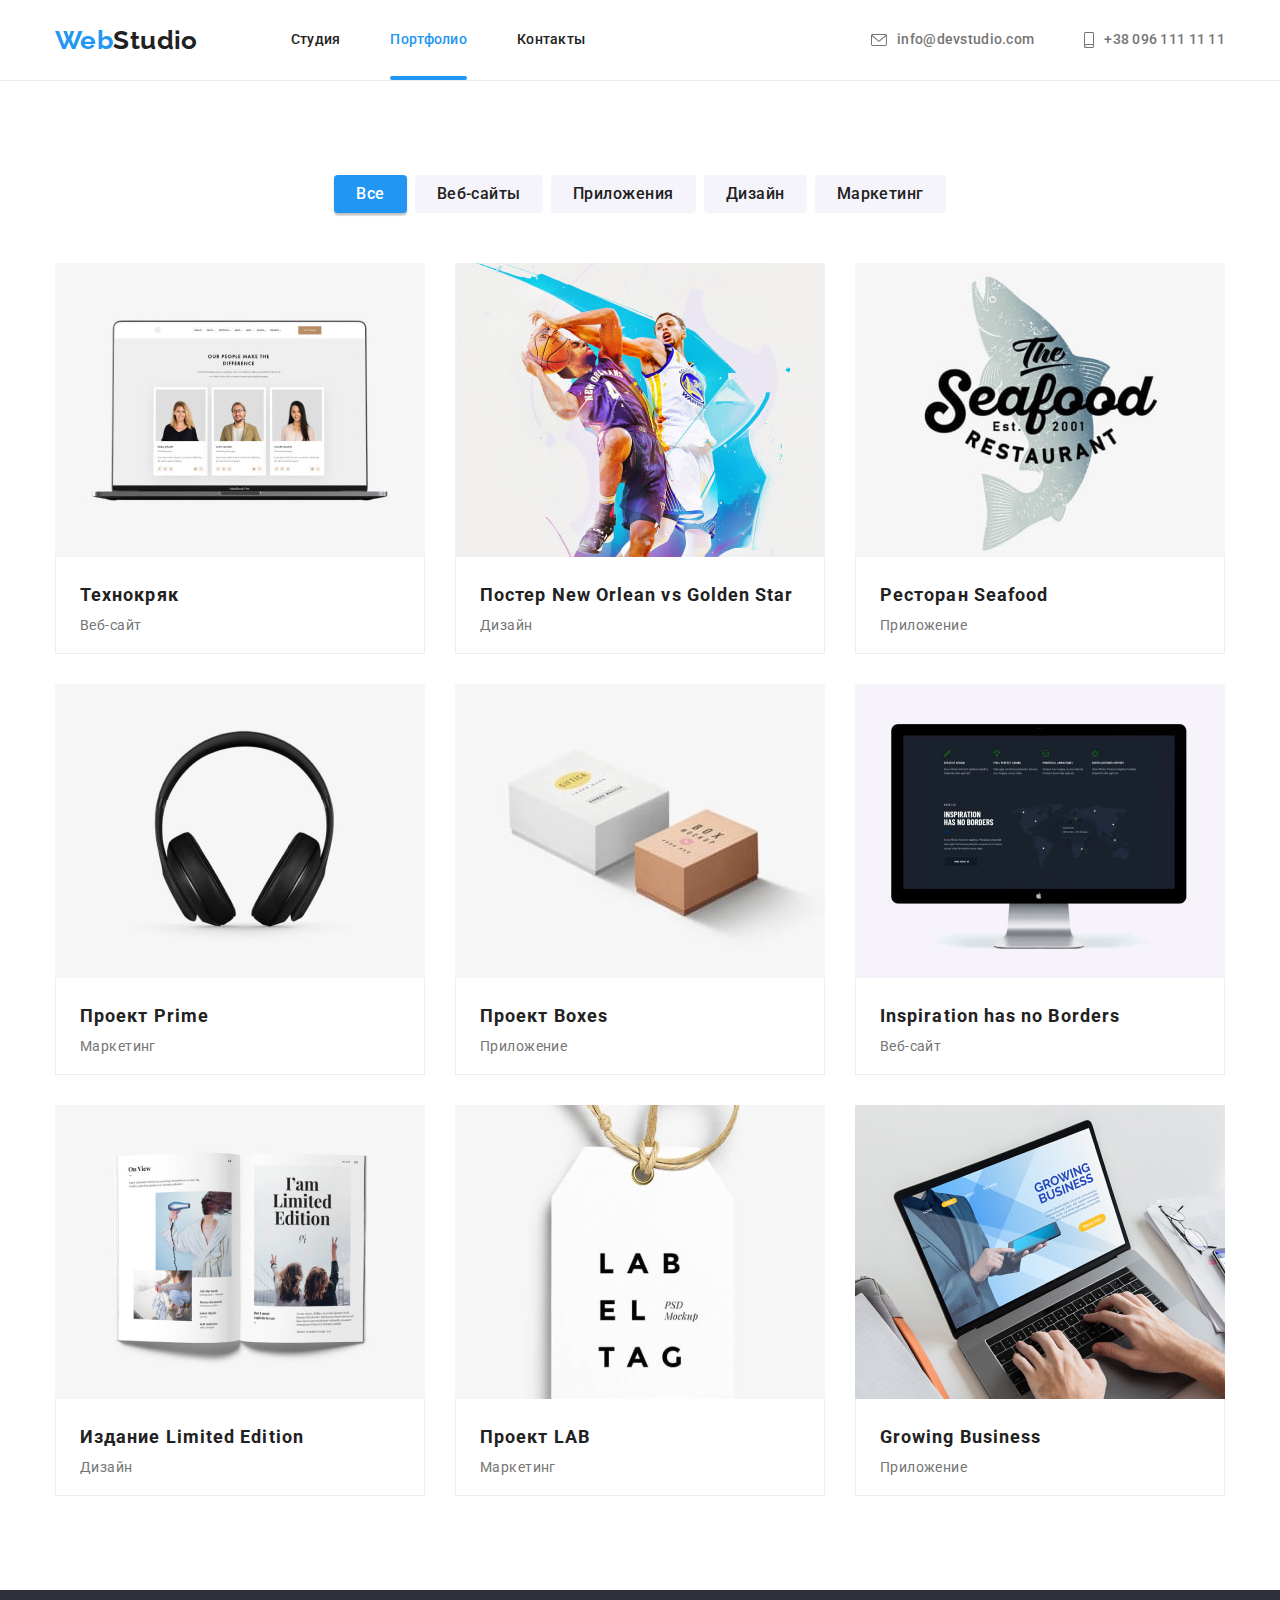
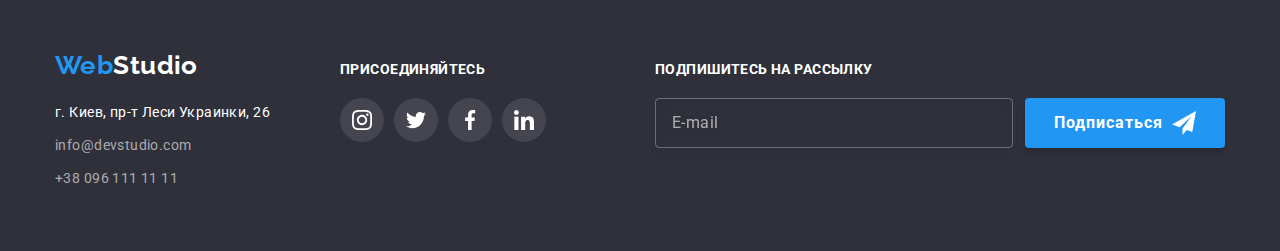
<file: portfolio.html>
<!DOCTYPE html>
<html lang="ru">
  <head>
    <meta charset="UTF-8" />
    <meta http-equiv="X-UA-Compatible" content="IE=edge" />
    <meta name="viewport" content="width=device-width, initial-scale=1.0" />
    <title>Студия</title>
    <link rel="preconnect" href="https://fonts.googleapis.com" />
    <link rel="preconnect" href="https://fonts.gstatic.com" crossorigin />
    <link
      href="https://fonts.googleapis.com/css2?family=Raleway:wght@700&family=Roboto:wght@400;500;700;900&display=swap"
      rel="stylesheet"
    />
    <link
      rel="stylesheet"
      href="https://cdnjs.cloudflare.com/ajax/libs/modern-normalize/1.0.0/modern-normalize.min.css"
    />
    <link rel="stylesheet" href="./css/main.min.css" />
  </head>

  <body>
    <!-- Header + Navigate -->
    <header class="header">
      <div class="container header-container portfolio-container">
        <nav class="nav">
          <a class="logo header__logo" href="./index.html" lang="en">
            <span class="logo__label">
              Web<span class="logo__label--black-theme">Studio</span>
            </span>
          </a>

          <ul class="list nav__list">
            <li class="nav__item">
              <a class="link nav__link" href="./index.html">Студия</a>
            </li>
            <li class="nav__item">
              <a class="link nav__link nav__link--current" href="./portfolio.html">Портфолио</a>
            </li>
            <li class="nav__item">
              <a class="link nav__link" href="">Контакты</a>
            </li>
          </ul>
        </nav>

        <ul class="list header-contacts">
          <li class="header-contacts__item">
            <a class="link header-contacts__link" href="maito:info@devstudio.com">
              <svg class="header-contacts__icons" width="16" height="12">
                <use href="./images/icons.svg#icon-envelope"></use>
              </svg>
              info@devstudio.com</a
            >
          </li>
          <li class="header-contacts__item">
            <a class="link header-contacts__link" href="tel:+380961111111">
              <svg class="header-contacts__icons" width="10" height="16">
                <use href="./images/icons.svg#icon-smartphone"></use>
              </svg>
              +38 096 111 11 11</a
            >
          </li>
        </ul>
      </div>
    </header>

    <!-- Main content -->
    <main>
      <section class="section">
        <div class="container">
          <h1 class="title visually-hidden">Примеры работ</h1>
          <ul class="list site-nav">
            <li class="site-nav__product">
              <button class="site-nav__btn site-nav__btn--active" type="button">Все</button>
            </li>
            <li class="site-nav__product">
              <button class="site-nav__btn" type="button">Веб-сайты</button>
            </li>
            <li class="site-nav__product">
              <button class="site-nav__btn" type="button">Приложения</button>
            </li>
            <li class="site-nav__product">
              <button class="site-nav__btn" type="button">Дизайн</button>
            </li>
            <li class="site-nav__product">
              <button class="site-nav__btn" type="button">Маркетинг</button>
            </li>
          </ul>

          <ul class="list work-examples">
            <li class="work-examples__item">
              <a class="link work-examples__link" href="">
                <div class="work-examples__img-container">
                  <img
                    class="work-examples__img"
                    src="./images/portfolio/portfolio-img-1.jpg"
                    alt="Открытый ноутбук с статьёй на экране"
                    width="370"
                  />
                  <p class="work-examples__img-container-text">
                    Ресурс предлагает комплексные предложения с разным уровнем функционала и
                    сервисов. Все это позволит посетителю получить исчерпывающие сведения о компании
                    или частном лице.
                  </p>
                </div>
                <div class="work-examples__label-container">
                  <h2 class="work-examples__title">Технокряк</h2>
                  <p class="work-examples-text">Веб-сайт</p>
                </div>
              </a>
            </li>
            <li class="work-examples__item">
              <a class="link work-examples__link" href="">
                <div class="work-examples__img-container">
                  <img
                    class="work-examples__img"
                    src="./images/portfolio/portfolio-img-2.jpg"
                    alt="Два игрока НБА в прыжке"
                    width="370"
                  />
                  <p class="work-examples__img-container-text">
                    Ресурс предлагает комплексные предложения с разным уровнем функционала и
                    сервисов. Все это позволит посетителю получить исчерпывающие сведения о компании
                    или частном лице.
                  </p>
                </div>

                <div class="work-examples__label-container">
                  <h2 class="work-examples__title">
                    Постер <span lang="en">New Orlean vs Golden Star</span>
                  </h2>
                  <p class="work-examples-text">Дизайн</p>
                </div>
              </a>
            </li>
            <li class="work-examples__item">
              <a class="link work-examples__link" href="">
                <div class="work-examples__img-container">
                  <img
                    class="work-examples__img"
                    src="./images/portfolio/portfolio-img-3.jpg"
                    alt="Лого ресторана Сифуд"
                    width="370"
                  />
                  <p class="work-examples__img-container-text">
                    Ресурс предлагает комплексные предложения с разным уровнем функционала и
                    сервисов. Все это позволит посетителю получить исчерпывающие сведения о компании
                    или частном лице.
                  </p>
                </div>

                <div class="work-examples__label-container">
                  <h2 class="work-examples__title">Ресторан <span lang="en">Seafood</span></h2>
                  <p class="work-examples-text">Приложение</p>
                </div>
              </a>
            </li>
            <li class="work-examples__item">
              <a class="link work-examples__link" href="">
                <div class="work-examples__img-container">
                  <img
                    class="work-examples__img"
                    src="./images/portfolio/portfolio-img-4.jpg"
                    alt="Наушники на белом фоне"
                    width="370"
                  />
                  <p class="work-examples__img-container-text">
                    Ресурс предлагает комплексные предложения с разным уровнем функционала и
                    сервисов. Все это позволит посетителю получить исчерпывающие сведения о компании
                    или частном лице.
                  </p>
                </div>

                <div class="work-examples__label-container">
                  <h2 class="work-examples__title">Проект <span lang="en">Prime</span></h2>
                  <p class="work-examples-text">Маркетинг</p>
                </div>
              </a>
            </li>
            <li class="work-examples__item">
              <a class="link work-examples__link" href="">
                <div class="work-examples__img-container">
                  <img
                    class="work-examples__img"
                    src="./images/portfolio/portfolio-img-5-2.jpg"
                    alt="Две коробки: белого и бежего цвета"
                    width="370"
                  />
                  <p class="work-examples__img-container-text">
                    Ресурс предлагает комплексные предложения с разным уровнем функционала и
                    сервисов. Все это позволит посетителю получить исчерпывающие сведения о компании
                    или частном лице.
                  </p>
                </div>

                <div class="work-examples__label-container">
                  <h2 class="work-examples__title">Проект <span lang="en">Boxes</span></h2>
                  <p class="work-examples-text">Приложение</p>
                </div>
              </a>
            </li>
            <li class="work-examples__item">
              <a class="link work-examples__link" href="">
                <div class="work-examples__img-container">
                  <img
                    class="work-examples__img"
                    src="./images/portfolio/portfolio-img-6.jpg"
                    alt="Экран монитора с заголовком и картой мира на нём"
                    width="370"
                  />
                  <p class="work-examples__img-container-text">
                    Ресурс предлагает комплексные предложения с разным уровнем функционала и
                    сервисов. Все это позволит посетителю получить исчерпывающие сведения о компании
                    или частном лице.
                  </p>
                </div>

                <div class="work-examples__label-container">
                  <h2 class="work-examples__title">
                    <span lang="en">Inspiration has no Borders</span>
                  </h2>
                  <p class="work-examples-text">Веб-сайт</p>
                </div>
              </a>
            </li>
            <li class="work-examples__item">
              <a class="link work-examples__link" href="">
                <div class="work-examples__img-container">
                  <img
                    class="work-examples__img"
                    src="./images/portfolio/portfolio-img-7.jpg"
                    alt="Открытый разворот журнала со статьями"
                    width="370"
                  />
                  <p class="work-examples__img-container-text">
                    Ресурс предлагает комплексные предложения с разным уровнем функционала и
                    сервисов. Все это позволит посетителю получить исчерпывающие сведения о компании
                    или частном лице.
                  </p>
                </div>
                <div class="work-examples__label-container">
                  <h2 class="work-examples__title">
                    Издание <span lang="en">Limited Edition</span>
                  </h2>
                  <p class="work-examples-text">Дизайн</p>
                </div>
              </a>
            </li>
            <li class="work-examples__item">
              <a class="link work-examples__link" href="">
                <div class="work-examples__img-container">
                  <img
                    class="work-examples__img"
                    src="./images/portfolio/portfolio-img-8.jpg"
                    alt="Белый бейдж с надписью LAB EL TAG"
                    width="370"
                  />
                  <p class="work-examples__img-container-text">
                    Ресурс предлагает комплексные предложения с разным уровнем функционала и
                    сервисов. Все это позволит посетителю получить исчерпывающие сведения о компании
                    или частном лице.
                  </p>
                </div>

                <div class="work-examples__label-container">
                  <h2 class="work-examples__title">Проект <span lang="en">LAB</span></h2>
                  <p class="work-examples-text">Маркетинг</p>
                </div>
              </a>
            </li>
            <li class="work-examples__item">
              <a class="link work-examples__link" href="">
                <div class="work-examples__img-container">
                  <img
                    class="work-examples__img"
                    src="./images/portfolio/portfolio-img-9.jpg"
                    alt="Открытый ноутбук с главной страницей Growing Business"
                    width="370"
                  />
                  <p class="work-examples__img-container-text">
                    Ресурс предлагает комплексные предложения с разным уровнем функционала и
                    сервисов. Все это позволит посетителю получить исчерпывающие сведения о компании
                    или частном лице.
                  </p>
                </div>

                <div class="work-examples__label-container">
                  <h2 class="work-examples__title"><span lang="en">Growing Business</span></h2>
                  <p class="work-examples-text">Приложение</p>
                </div>
              </a>
            </li>
          </ul>
        </div>
      </section>
    </main>

    <!-- Footer -->
    <footer class="footer">
      <div class="container footer-container">
        <div class="footer-contacts">
          <a class="logo footer__logo" href="./index.html" lang="en">
            <span class="logo__label">
              Web<span class="logo__label--white-theme">Studio</span>
            </span>
          </a>
          <address class="address">
            <ul class="list address__list">
              <li class="address__item">
                <a
                  class="link address__link address__link--white"
                  href="https://bit.ly/3pXMvUd"
                  target="_blank"
                  rel="noopener noreferrer"
                  >г. Киев, пр-т Леси Украинки, 26</a
                >
              </li>
              <li class="address__item">
                <a class="link address__link" href="maito:info@devstudio.com">info@devstudio.com</a>
              </li>
              <li class="address__item">
                <a class="link address__link" href="tel:+380961111111">+38 096 111 11 11</a>
              </li>
            </ul>
          </address>
        </div>

        <div class="footer-network">
          <strong class="footer-call-title">присоединяйтесь</strong>
          <ul class="list socials-list">
            <li class="socials-list__item">
              <a class="link socials-list__link socials-list__link--bgc-grey" href="">
                <svg
                  class="socials-list__icons socials-list__icons--white"
                  width="20"
                  height="20"
                  aria-label="Иконка Инстаграмма"
                >
                  <use href="./images/icons.svg#icon-instagram"></use>
                </svg>
              </a>
            </li>
            <li class="socials-list__item">
              <a class="link socials-list__link socials-list__link--bgc-grey" href="">
                <svg
                  class="socials-list__icons socials-list__icons--white"
                  width="20"
                  height="20"
                  aria-label="Иконка Твиттера"
                >
                  <use href="./images/icons.svg#icon-twitter"></use>
                </svg>
              </a>
            </li>
            <li class="socials-list__item">
              <a class="link socials-list__link socials-list__link--bgc-grey" href="">
                <svg
                  class="socials-list__icons socials-list__icons--white"
                  width="20"
                  height="20"
                  aria-label="Иконка Фейсбука"
                >
                  <use href="./images/icons.svg#icon-facebook"></use>
                </svg>
              </a>
            </li>
            <li class="socials-list__item">
              <a class="link socials-list__link socials-list__link--bgc-grey" href="">
                <svg
                  class="socials-list__icons socials-list__icons--white"
                  width="20"
                  height="20"
                  aria-label="Иконка Линкедина"
                >
                  <use href="./images/icons.svg#icon-linkedin"></use>
                </svg>
              </a>
            </li>
          </ul>
        </div>

        <div class="footer-signature">
          <strong class="footer-call-title">Подпишитесь на рассылку</strong>
          <div class="footer-signature__box">
            <input class="footer-signature__input" type="email" name="mail" placeholder="E-mail" />
            <button class="footer-signature__btn" type="submit">
              <span class="footer-signature__btn-title">Подписаться</span>
              <svg
                class="footer-signature__btn-icons"
                width="24"
                height="24"
                aria-label="Иконка Телеграма"
              >
                <use href="./images/icons.svg#icon-send"></use>
              </svg>
            </button>
          </div>
        </div>
      </div>
    </footer>
  </body>
</html>
</file>
<file: css/main.min.css>
:root{--main-text-color: #757575;--bold-text-color: #212121;--white-text-color: #ffffff;--footer-text-color: rgba(255, 255, 255, 0.6);--main-bgc-color: #ffffff;--secondary-bgc-color: #f5f4fa;--dark-bgc-color: #2f303a;--btn-bgc-hover: #188ce8;--accent-color: #2196f3;--main-font: 'Roboto', sans-serif;--secondary-font: 'Raleway', sans-serif;--duration: 250ms;--timing-function: cubic-bezier(0.4, 0, 0.2, 1)}.visually-hidden{position:absolute;white-space:nowrap;width:1px;height:1px;overflow:hidden;border:0;padding:0;clip:rect(0 0 0 0);-webkit-clip-path:inset(50%);clip-path:inset(50%);margin:-1px}body{margin:0;font-size:14px;font-family:var(--main-font);letter-spacing:0.03em;background-color:var(--main-bgc-color);color:var(--main-text-color)}.section{padding-top:94px;padding-bottom:94px}.title{font-weight:900;font-size:44px;line-height:1.36;text-align:center;text-transform:uppercase}h1,h2,h3,p{padding:0;margin:0}.list{list-style:none;padding:0;margin:0}.link{text-decoration:none;display:block;color:inherit}img{display:block;max-width:100%;height:auto}input,textarea{outline:none}.container{width:1200px;padding-left:15px;padding-right:15px;margin-left:auto;margin-right:auto}.logo{text-decoration:none}.header__logo{padding-top:24px;padding-bottom:24px;margin-right:93px}.logo__label{font-family:var(--secondary-font);font-weight:700;font-size:26px;line-height:1.19;color:var(--accent-color)}.logo__label--black-theme{color:var(--bold-text-color)}.logo__label--white-theme{color:var(--white-text-color)}.footer__logo{display:block;margin-right:auto;margin-bottom:20px}.button{width:200px;height:50px;padding:10px 32px;font-weight:700;font-size:16px;line-height:1.88;color:currentColor;background-color:var(--accent-color);-webkit-box-shadow:0px 4px 4px rgba(0,0,0,0.15);box-shadow:0px 4px 4px rgba(0,0,0,0.15);border-radius:4px;border:0;cursor:pointer;-webkit-transition:background-color var(--duration) var(--timing-function);transition:background-color var(--duration) var(--timing-function)}.button:hover{background-color:var(--btn-bgc-hover)}.socials-list{display:-webkit-box;display:-ms-flexbox;display:flex;-webkit-box-align:center;-ms-flex-align:center;align-items:center;-webkit-box-pack:center;-ms-flex-pack:center;justify-content:center}.socials-list__item:not(:last-child){margin-right:10px}.socials-list__link{display:-webkit-box;display:-ms-flexbox;display:flex;-webkit-box-align:center;-ms-flex-align:center;align-items:center;-webkit-box-pack:center;-ms-flex-pack:center;justify-content:center;width:44px;height:44px;border-radius:50%}.socials-list__link--bgc-transp{background-color:transparent;-webkit-transition:background-color var(--duration) var(--timing-function);transition:background-color var(--duration) var(--timing-function)}.socials-list__link:hover,.socials-list__link:focus{background-color:var(--accent-color)}.socials-list__link--bgc-grey{background-color:rgba(255,255,255,0.1);-webkit-transition:background-color var(--duration) var(--timing-function);transition:background-color var(--duration) var(--timing-function)}.socials-list__icons{fill:#afb1b8;-webkit-transition:fill var(--duration) var(--timing-function);transition:fill var(--duration) var(--timing-function)}.socials-list__icons--white{fill:var(--white-text-color)}.socials-list__link:hover .socials-list__icons,.socials-list__link:focus .socials-list__icons{fill:var(--white-text-color)}.backdrop{position:fixed;top:0;left:0;width:100%;height:100%;visibility:none;opacity:1;background-color:rgba(0,0,0,0.2);-webkit-transition:opacity var(--duration) var(--timing-function),visibility var(--duration) var(--timing-function);transition:opacity var(--duration) var(--timing-function),visibility var(--duration) var(--timing-function)}.backdrop.is-hidden{opacity:0;visibility:hidden;pointer-events:none}.backdrop.is-hidden .modal{-webkit-transform:translate(-50%, -50%) scale(0.5);transform:translate(-50%, -50%) scale(0.5)}.modal{position:absolute;top:50%;left:50%;width:528px;padding:40px;background-color:var(--main-bgc-color);-webkit-box-shadow:0px 1px 3px rgba(0,0,0,0.12),0px 1px 1px rgba(0,0,0,0.14),0px 2px 1px rgba(0,0,0,0.2);box-shadow:0px 1px 3px rgba(0,0,0,0.12),0px 1px 1px rgba(0,0,0,0.14),0px 2px 1px rgba(0,0,0,0.2);border-radius:4px;-webkit-transform:translate(-50%, -50%) scale(1);transform:translate(-50%, -50%) scale(1);-webkit-transition:-webkit-transform var(--duration) var(--timing-function);transition:-webkit-transform var(--duration) var(--timing-function);transition:transform var(--duration) var(--timing-function);transition:transform var(--duration) var(--timing-function), -webkit-transform var(--duration) var(--timing-function)}.modal-btn{position:absolute;top:8px;right:8px;display:-webkit-box;display:-ms-flexbox;display:flex;-webkit-box-align:center;-ms-flex-align:center;align-items:center;-webkit-box-pack:center;-ms-flex-pack:center;justify-content:center;padding:0;width:30px;height:30px;background-color:var(--main-bgc-color);border:1px solid rgba(0,0,0,0.1);border-radius:50%;cursor:pointer}.modal-btn:hover .close-icon,.modal-btn:focus .close-icon{fill:var(--accent-color)}.close-icon{-webkit-transition:fill var(--duration) var(--timing-function);transition:fill var(--duration) var(--timing-function)}.form{width:448px}.form-title{font-weight:700;font-size:20px;line-height:1.15;font-style:normal;color:var(--bold-text-color);margin-bottom:12px}.form-group{position:relative;display:-webkit-box;display:-ms-flexbox;display:flex;-webkit-box-orient:vertical;-webkit-box-direction:normal;-ms-flex-direction:column;flex-direction:column;margin-bottom:10px;width:100%}.form-label{font-size:12px;line-height:1.17;letter-spacing:0.01em;color:var(--main-text-color);margin-bottom:4px}.form-input{width:100%;height:40px;padding:11px 0px 11px 42px;border:1px solid rgba(33,33,33,0.2);border-radius:4px;-webkit-transition:border-color var(--duration) var(--timing-function);transition:border-color var(--duration) var(--timing-function)}.form-icons{position:absolute;top:50%;left:15px;-webkit-transition:fill var(--duration) var(--timing-function);transition:fill var(--duration) var(--timing-function)}.form-input:hover,.form-input:focus,.comment:hover,.comment:focus{border-color:var(--accent-color)}.form-input:focus+.form-icons{fill:var(--accent-color)}.modal-button{color:var(--white-text-color)}.form-comment{margin-bottom:20px}.comment{width:100%;height:120px;padding:12px 16px;resize:none;border:1px solid rgba(33,33,33,0.2);border-radius:4px;-webkit-transition:border-color var(--duration) var(--timing-function);transition:border-color var(--duration) var(--timing-function)}.comment::-webkit-input-placeholder{font-size:12px;line-height:1.17;letter-spacing:0.01em;color:rgba(117,117,117,0.5)}.comment:-ms-input-placeholder{font-size:12px;line-height:1.17;letter-spacing:0.01em;color:rgba(117,117,117,0.5)}.comment::-ms-input-placeholder{font-size:12px;line-height:1.17;letter-spacing:0.01em;color:rgba(117,117,117,0.5)}.comment::placeholder{font-size:12px;line-height:1.17;letter-spacing:0.01em;color:rgba(117,117,117,0.5)}.form-checkbox{position:relative;display:-webkit-box;display:-ms-flexbox;display:flex;-webkit-box-align:center;-ms-flex-align:center;align-items:center;margin-bottom:30px;margin-left:13px;-webkit-transition:border-color 1000ms var(--timing-function);transition:border-color 1000ms var(--timing-function)}.form-checkbox:hover .checkbox-icon{border-color:var(--accent-color)}.checkbox-icon{display:inline-block;width:16px;height:15px;margin-right:8px;border:2px solid var(--bold-text-color);border-radius:2px;cursor:pointer;background-image:none;-webkit-transition:border-color var(--duration) var(--timing-function),background-image var(--duration) var(--timing-function),background-color var(--duration) var(--timing-function);transition:border-color var(--duration) var(--timing-function),background-image var(--duration) var(--timing-function),background-color var(--duration) var(--timing-function)}.checkbox:checked+.checkbox-icon{border-color:var(--accent-color);background-color:var(--accent-color);background-image:url(../images/icon-check.svg);background-size:contain;background-position:center;background-origin:border-box}.checkbox:focus+.checkbox-icon{border-color:var(--accent-color)}.checkbox-label{line-height:1.71}.checkbox-link{color:var(--accent-color)}.form-button{display:-webkit-box;display:-ms-flexbox;display:flex;-webkit-box-pack:center;-ms-flex-pack:center;justify-content:center;-webkit-box-align:center;-ms-flex-align:center;align-items:center}.site-nav{display:-webkit-box;display:-ms-flexbox;display:flex;-webkit-box-align:center;-ms-flex-align:center;align-items:center;-webkit-box-pack:center;-ms-flex-pack:center;justify-content:center;margin-bottom:50px}.site-nav__product{margin-right:8px}.site-nav__product:last-child{margin-right:0}.site-nav__product>.site-nav__btn{padding:6px 22px;font-family:var(--main-font);font-weight:500;font-size:16px;line-height:1.6;text-align:center;letter-spacing:0.03em;color:var(--bold-text-color);background-color:var(--secondary-bgc-color);-webkit-box-shadow:none;box-shadow:none;border-radius:4px;border:none;cursor:pointer;-webkit-transition:background-color var(--duration) var(--timing-function),color var(--duration) var(--timing-function),-webkit-box-shadow var(--duration) var(--timing-function);transition:background-color var(--duration) var(--timing-function),color var(--duration) var(--timing-function),-webkit-box-shadow var(--duration) var(--timing-function);transition:background-color var(--duration) var(--timing-function),color var(--duration) var(--timing-function),box-shadow var(--duration) var(--timing-function);transition:background-color var(--duration) var(--timing-function),color var(--duration) var(--timing-function),box-shadow var(--duration) var(--timing-function),-webkit-box-shadow var(--duration) var(--timing-function)}.site-nav__product>.site-nav__btn--active{background:var(--accent-color);color:var(--white-text-color);-webkit-box-shadow:0px 3px 1px rgba(0,0,0,0.1),0px 1px 2px rgba(0,0,0,0.08),0px 2px 2px rgba(0,0,0,0.12);box-shadow:0px 3px 1px rgba(0,0,0,0.1),0px 1px 2px rgba(0,0,0,0.08),0px 2px 2px rgba(0,0,0,0.12);border-radius:4px;cursor:pointer}.site-nav__btn:hover,.site-nav__btn:focus{background-color:var(--accent-color);color:var(--white-text-color);-webkit-box-shadow:0px 3px 1px rgba(0,0,0,0.1),0px 1px 2px rgba(0,0,0,0.08),0px 2px 2px rgba(0,0,0,0.12);box-shadow:0px 3px 1px rgba(0,0,0,0.1),0px 1px 2px rgba(0,0,0,0.08),0px 2px 2px rgba(0,0,0,0.12)}.site-nav__btn--active:hover,.site-nav__btn--active:focus{background-color:var(--btn-bgc-hover)}.header{border-bottom:1px solid #ececec}.header-container{display:-webkit-box;display:-ms-flexbox;display:flex;-webkit-box-align:center;-ms-flex-align:center;align-items:center}.nav{display:-webkit-box;display:-ms-flexbox;display:flex;-webkit-box-align:center;-ms-flex-align:center;align-items:center}.nav__list{display:-webkit-box;display:-ms-flexbox;display:flex;-webkit-box-align:center;-ms-flex-align:center;align-items:center}.nav__item{margin-right:50px}.nav__item:last-child{margin-right:0}.nav__link{padding-top:32px;padding-bottom:32px;font-family:var(--main-font);font-weight:500;line-height:1.14;letter-spacing:0.02em;color:var(--bold-text-color);-webkit-transition:color var(--duration) var(--timing-function);transition:color var(--duration) var(--timing-function)}.nav__link:focus,.nav__link:hover{color:var(--accent-color)}.header-contacts{display:-webkit-box;display:-ms-flexbox;display:flex;-webkit-box-align:center;-ms-flex-align:center;align-items:center;margin-left:auto}.header-contacts__link{display:-webkit-inline-box;display:-ms-inline-flexbox;display:inline-flex;-webkit-box-align:center;-ms-flex-align:center;align-items:center;padding-top:32px;padding-bottom:32px;font-family:var(--main-font);font-weight:500;line-height:1.14;letter-spacing:0.02em;color:var(--main-text-color);-webkit-transition:color var(--duration) var(--timing-function);transition:color var(--duration) var(--timing-function)}.header-contacts__link:hover,.header-contacts__link:focus{color:var(--accent-color)}.header-contacts__item{margin-right:50px}.header-contacts__item:last-child{margin-right:0}.nav__link--current{position:relative;color:var(--accent-color)}.nav__link--current::after{position:absolute;bottom:0;content:'';display:block;height:4px;width:100%;background-color:var(--accent-color);border-radius:2px}.header-contacts__icons{margin-right:10px;fill:currentColor}.header-contacts__icons:hover{fill:var(--accent-color)}.hero{max-width:1600px;padding-top:200px;padding-bottom:200px;margin-left:auto;margin-right:auto;text-align:center;background-color:var(--dark-bgc-color);color:var(--white-text-color);background-image:-webkit-gradient(linear, left top, left bottom, from(rgba(47,48,58,0.4)), to(rgba(47,48,58,0.4))),url(../images/Img-hero.jpg);background-image:linear-gradient(rgba(47,48,58,0.4), rgba(47,48,58,0.4)),url(../images/Img-hero.jpg);letter-spacing:0.06em}.hero__title{width:670px;margin-left:auto;margin-right:auto;margin-bottom:30px}.benefits-list{display:-webkit-box;display:-ms-flexbox;display:flex;-webkit-box-align:center;-ms-flex-align:center;align-items:center}.benefits-item{margin-right:30px;width:270px}.benefits-item:last-child{margin:0}.benefits-item__box{margin-bottom:30px;width:270px;height:120px;display:-webkit-box;display:-ms-flexbox;display:flex;-webkit-box-pack:center;-ms-flex-pack:center;justify-content:center;-webkit-box-align:center;-ms-flex-align:center;align-items:center;background:var(--secondary-bgc-color);border-radius:4px}.benefits-item__title{margin-bottom:10px;font-size:14px;font-weight:700;line-height:1.14;text-transform:uppercase;color:var(--bold-text-color)}.benefits-item__text{line-height:1.71}.about{padding-top:0}.section-title{font-weight:700;font-size:36px;line-height:1.17;text-align:center;color:var(--bold-text-color)}.about__section-title{margin-bottom:50px}.about__list{display:-webkit-box;display:-ms-flexbox;display:flex;-webkit-box-align:center;-ms-flex-align:center;align-items:center}.about__item{position:relative;content:'';margin-right:30px;background:url(close-up-image-programer-working-his-desk-office_1098-18707.jpg)}.about__item:last-child{margin-right:0}.about__text{position:absolute;content:'';bottom:0;display:-webkit-box;display:-ms-flexbox;display:flex;-webkit-box-align:center;-ms-flex-align:center;align-items:center;-webkit-box-pack:center;-ms-flex-pack:center;justify-content:center;width:100%;height:70px;background-color:rgba(47,48,58,0.8);color:var(--white-text-color);text-align:center;letter-spacing:0.03em;text-transform:uppercase}.section--bgc-grey{background-color:var(--secondary-bgc-color)}.team__list{display:-webkit-box;display:-ms-flexbox;display:flex;-webkit-box-align:center;-ms-flex-align:center;align-items:center}.team__item{margin-right:30px;padding-bottom:30px;-webkit-box-shadow:0px 1px 3px rgba(0,0,0,0.12),0px 1px 1px rgba(0,0,0,0.14),0px 2px 1px rgba(0,0,0,0.2);box-shadow:0px 1px 3px rgba(0,0,0,0.12),0px 1px 1px rgba(0,0,0,0.14),0px 2px 1px rgba(0,0,0,0.2);border-radius:0px 0px 4px 4px;background-color:var(--main-bgc-color)}.team__item:last-child{margin-right:0}.team__section-title{margin-bottom:50px}.team__img{margin-bottom:30px}.team__name{margin-bottom:10px;font-weight:500;font-size:16px;line-height:1.19;text-align:center;color:var(--bold-text-color)}.team__ability{margin-bottom:16px;font-size:16px;line-height:1.19;text-align:center}.clients__section-title{margin-bottom:50px}.clients__list{display:-webkit-box;display:-ms-flexbox;display:flex;-webkit-box-pack:center;-ms-flex-pack:center;justify-content:center;-webkit-box-align:center;-ms-flex-align:center;align-items:center}.clients__item:not(:last-child){margin-right:30px}.clients__link{display:-webkit-box;display:-ms-flexbox;display:flex;-webkit-box-pack:center;-ms-flex-pack:center;justify-content:center;-webkit-box-align:center;-ms-flex-align:center;align-items:center;width:170px;height:92px;border:1px solid #afb1b8;border-radius:4px;-webkit-transition:border-color var(--duration) var(--timing-function);transition:border-color var(--duration) var(--timing-function)}.clients__link:hover,.clients__link:focus{border-color:var(--accent-color)}.clients__icon{fill:#afb1b8;font-size:0px;-webkit-transition:fill var(--duration) var(--timing-function);transition:fill var(--duration) var(--timing-function)}.clients__link:hover .clients__icon,.clients__link:focus .clients__icon{fill:var(--accent-color)}.footer{padding-top:60px;padding-bottom:60px;background-color:var(--dark-bgc-color)}.footer-container{display:-webkit-box;display:-ms-flexbox;display:flex;-webkit-box-pack:start;-ms-flex-pack:start;justify-content:flex-start;-webkit-box-align:baseline;-ms-flex-align:baseline;align-items:baseline}.footer-contacts{margin-right:70px}.address__item{margin-bottom:9px}.address__item:last-child{margin-bottom:0}.address__link{line-height:1.71;letter-spacing:0.03em;color:var(--footer-text-color);font-style:normal;-webkit-transition:color var(--duration) var(--timing-function);transition:color var(--duration) var(--timing-function)}.address__link--white{color:var(--white-text-color)}.address__link:hover,.address__link:focus{color:var(--accent-color)}.footer-network{margin-right:auto}.footer-call-title{margin-bottom:20px;display:block;font-size:14px;font-weight:700;line-height:1.14;text-transform:uppercase;color:var(--white-text-color)}.footer-signature__box{display:-webkit-box;display:-ms-flexbox;display:flex;-webkit-box-align:center;-ms-flex-align:center;align-items:center;-webkit-box-pack:center;-ms-flex-pack:center;justify-content:center}.footer-signature__input{display:inline-block;background-color:inherit;width:358px;height:50px;padding:15px 16px;margin-right:12px;font-size:16px;line-height:1.25;letter-spacing:0.03em;color:rgba(255,255,255,0.6);border:1px solid rgba(255,255,255,0.3);-webkit-filter:drop-shadow(0px 4px 4px rgba(0,0,0,0.15));filter:drop-shadow(0px 4px 4px rgba(0,0,0,0.15));border-radius:4px}.footer-signature__input::-webkit-input-placeholder{font-size:16px;line-height:1.25;letter-spacing:0.03em;color:rgba(255,255,255,0.6)}.footer-signature__input:-ms-input-placeholder{font-size:16px;line-height:1.25;letter-spacing:0.03em;color:rgba(255,255,255,0.6)}.footer-signature__input::-ms-input-placeholder{font-size:16px;line-height:1.25;letter-spacing:0.03em;color:rgba(255,255,255,0.6)}.footer-signature__input::placeholder{font-size:16px;line-height:1.25;letter-spacing:0.03em;color:rgba(255,255,255,0.6)}.footer-signature__btn{display:-webkit-box;display:-ms-flexbox;display:flex;-webkit-box-align:center;-ms-flex-align:center;align-items:center;-webkit-box-pack:justify;-ms-flex-pack:justify;justify-content:space-between;width:200px;height:50px;padding:10px 29px;font-weight:700;font-size:16px;line-height:1.88;letter-spacing:0.06em;color:var(--white-text-color);background:var(--accent-color);-webkit-box-shadow:0px 4px 4px rgba(0,0,0,0.15);box-shadow:0px 4px 4px rgba(0,0,0,0.15);border-radius:4px;border:0;text-align:center;cursor:pointer;-webkit-transition:background-color var(--duration) var(--timing-function);transition:background-color var(--duration) var(--timing-function)}.footer-signature__btn:hover{background-color:var(--btn-bgc-hover)}.work-examples{display:-webkit-box;display:-ms-flexbox;display:flex;-ms-flex-wrap:wrap;flex-wrap:wrap;margin:-15px}.work-examples__item{margin:15px;-ms-flex-preferred-size:calc((100% / 3) - 30px);flex-basis:calc((100% / 3) - 30px)}.work-examples__link{background:#ffffff;-webkit-transition:-webkit-box-shadow var(--duration) var(--timing-function);transition:-webkit-box-shadow var(--duration) var(--timing-function);transition:box-shadow var(--duration) var(--timing-function);transition:box-shadow var(--duration) var(--timing-function), -webkit-box-shadow var(--duration) var(--timing-function)}.work-examples__link:hover,.work-examples__link:focus{-webkit-box-shadow:0px 1px 1px rgba(0,0,0,0.12),0px 4px 4px rgba(0,0,0,0.06),1px 4px 6px rgba(0,0,0,0.16);box-shadow:0px 1px 1px rgba(0,0,0,0.12),0px 4px 4px rgba(0,0,0,0.06),1px 4px 6px rgba(0,0,0,0.16)}.work-examples__img-container{position:relative;overflow:hidden}.work-examples__img-container-text{position:absolute;top:0;left:0;width:100%;height:100%;background-color:rgba(33,150,243,0.9);padding:63px 24px;color:var(--white-text-color);font-size:18px;font-weight:400;line-height:1.56;letter-spacing:0.03em;-webkit-transform:translateY(101%);transform:translateY(101%);-webkit-transition:-webkit-transform var(--duration) var(--timing-function);transition:-webkit-transform var(--duration) var(--timing-function);transition:transform var(--duration) var(--timing-function);transition:transform var(--duration) var(--timing-function), -webkit-transform var(--duration) var(--timing-function)}.work-examples__link:hover .work-examples__img-container-text,.work-examples__link:focus .work-examples__img-container-text{-webkit-transform:translateY(0);transform:translateY(0)}.work-examples__label-container{border-left:1px solid #eeeeee;border-right:1px solid #eeeeee;border-bottom:1px solid #eeeeee;padding:20px 24px}.work-examples__title{margin-bottom:4px;font-weight:700;font-size:18px;line-height:2;letter-spacing:0.06em;color:var(--bold-text-color)}.work-examples__text{font-size:16px;line-height:1.88;letter-spacing:0.03em;color:var(--main-text-color)}
/*# sourceMappingURL=main.min.css.map */
</file>
